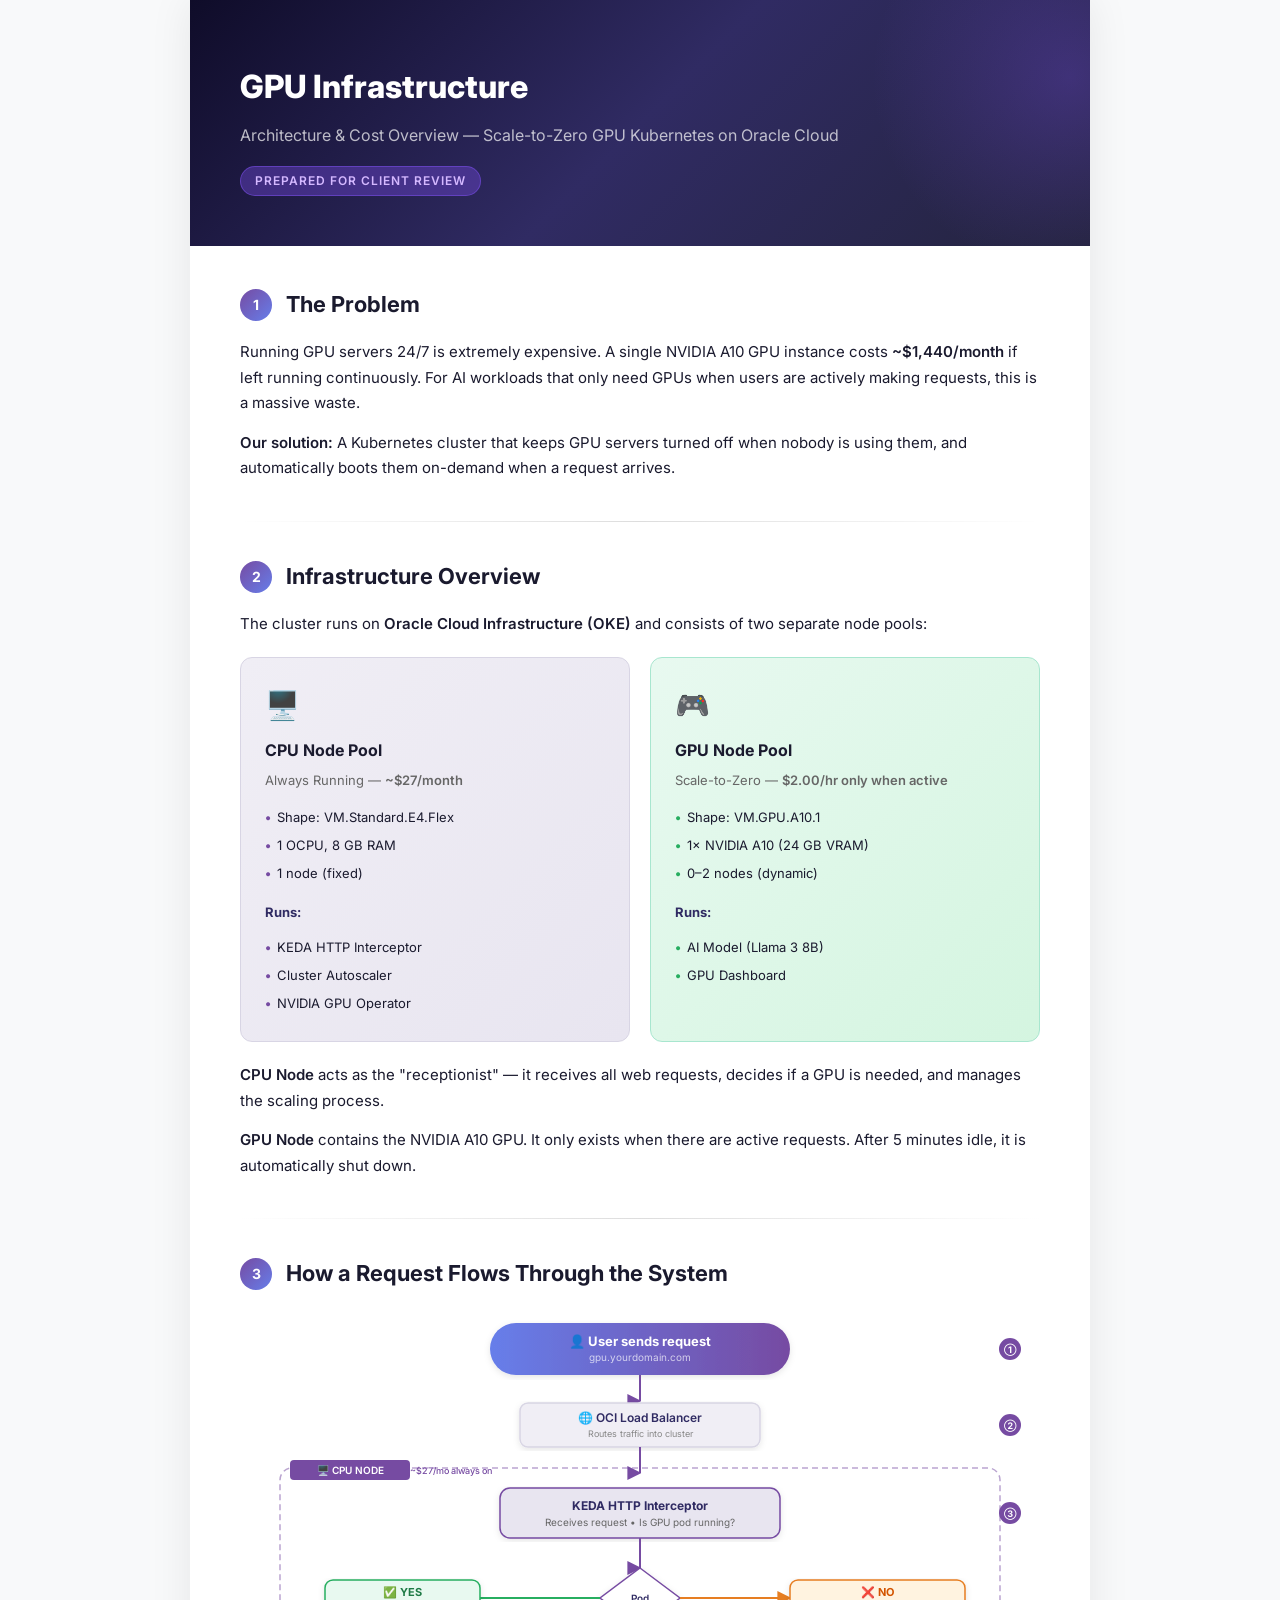
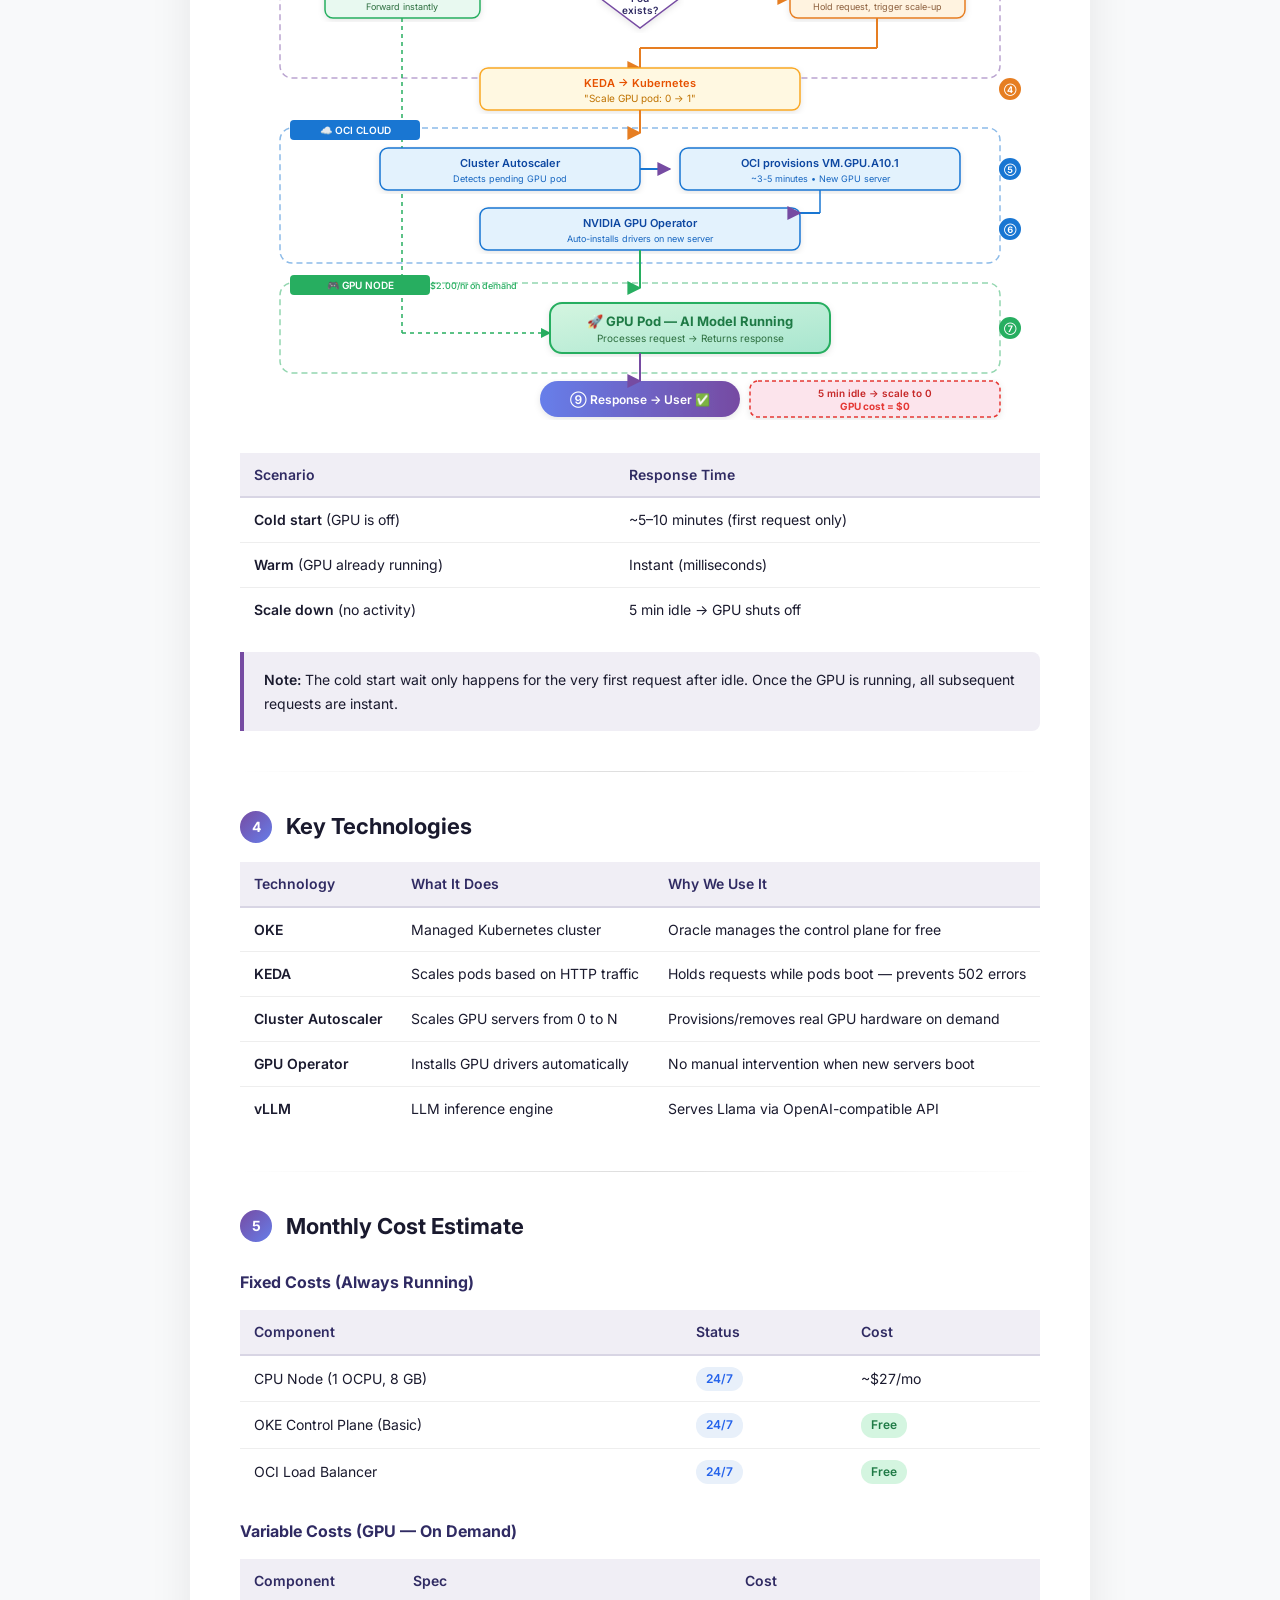
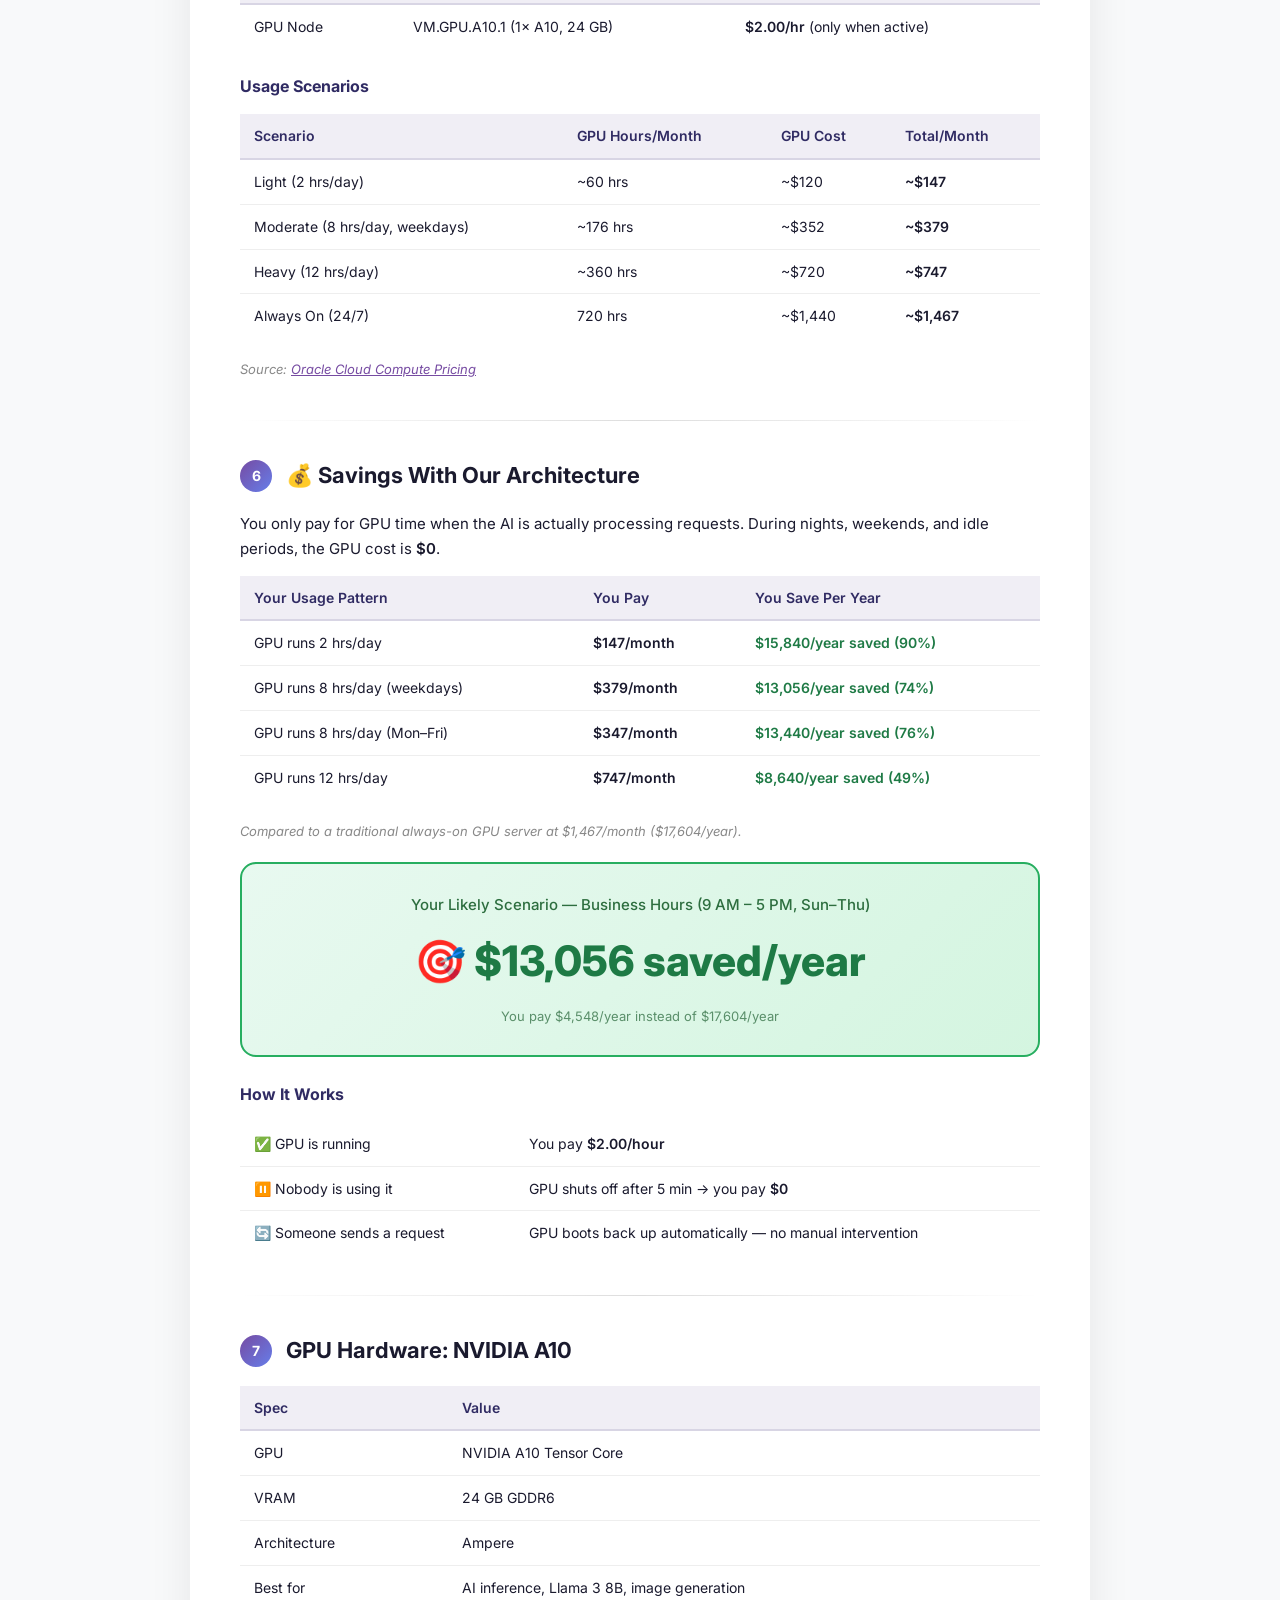
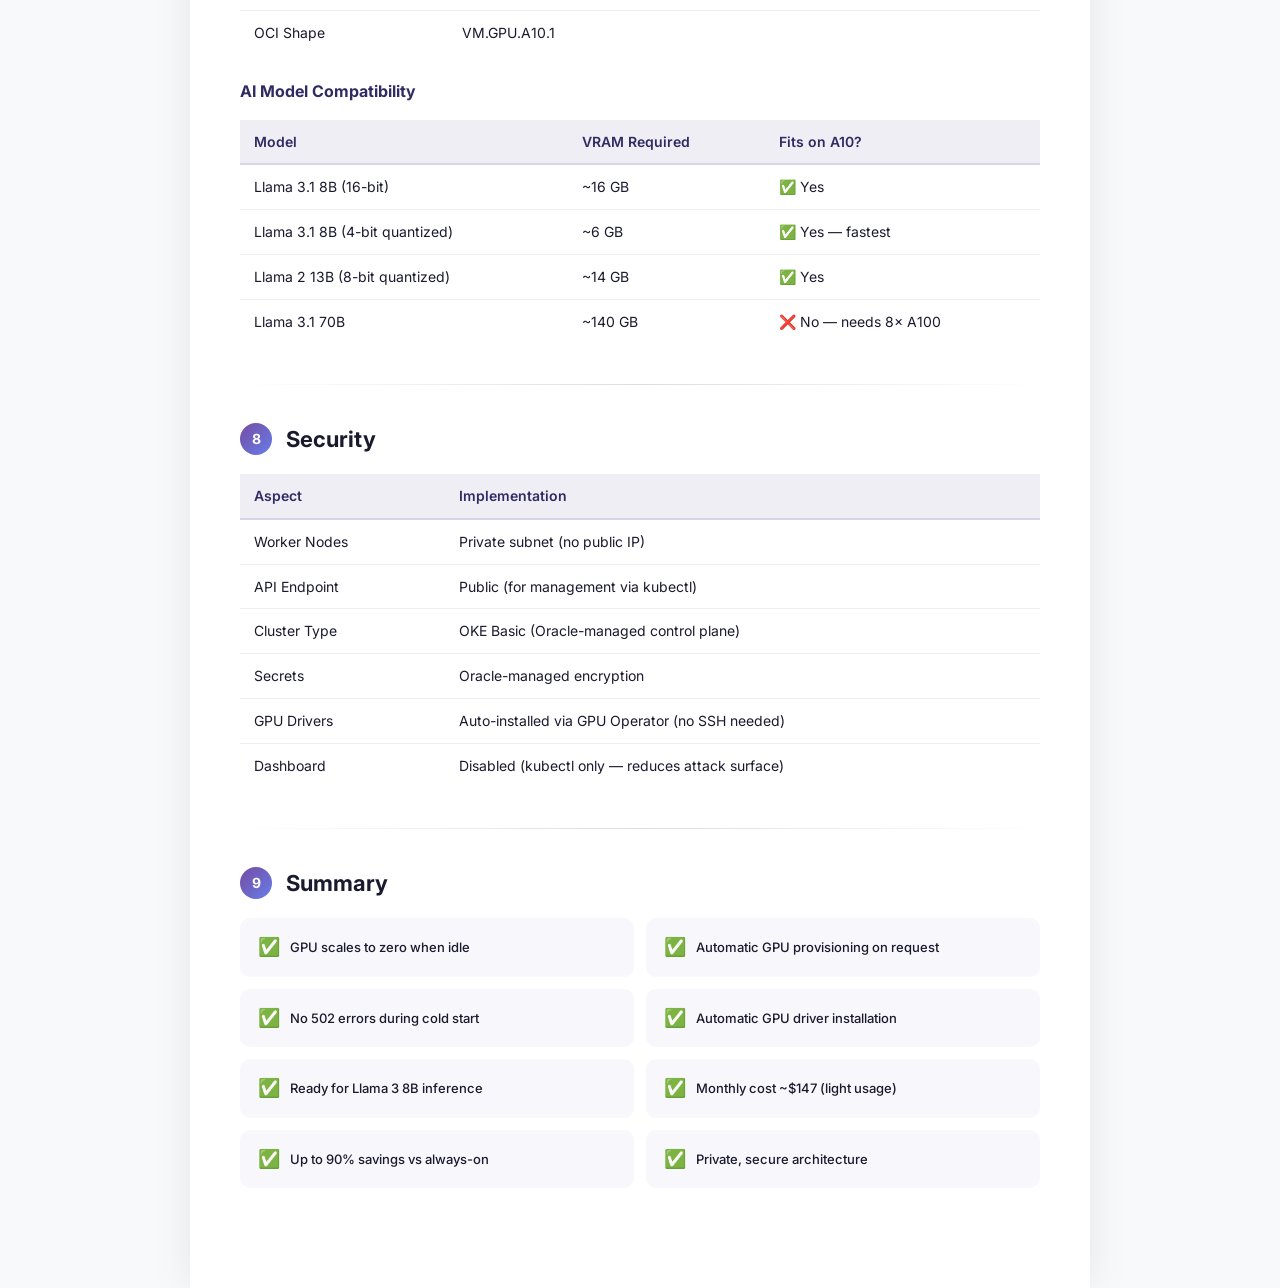
<file: CLIENT-ARCHITECTURE.html>
<!DOCTYPE html>
<html lang="en">
<head>
<meta charset="UTF-8">
<meta name="viewport" content="width=device-width, initial-scale=1.0">
<title>GPU Infrastructure — Architecture & Cost Overview</title>
<style>
  @import url('https://fonts.googleapis.com/css2?family=Inter:wght@400;500;600;700;800&display=swap');

  * { margin: 0; padding: 0; box-sizing: border-box; }

  body {
    font-family: 'Inter', -apple-system, BlinkMacSystemFont, sans-serif;
    background: #f8f9fa;
    color: #1a1a2e;
    line-height: 1.7;
    padding: 0;
  }

  .page {
    max-width: 900px;
    margin: 0 auto;
    background: #fff;
    box-shadow: 0 0 40px rgba(0,0,0,0.08);
  }

  /* Header */
  .hero {
    background: linear-gradient(135deg, #0f0c29, #302b63, #24243e);
    color: #fff;
    padding: 60px 50px 50px;
    position: relative;
    overflow: hidden;
  }
  .hero::after {
    content: '';
    position: absolute;
    top: -50%;
    right: -20%;
    width: 400px;
    height: 400px;
    background: radial-gradient(circle, rgba(118,75,226,0.3) 0%, transparent 70%);
    border-radius: 50%;
  }
  .hero h1 {
    font-size: 32px;
    font-weight: 800;
    margin-bottom: 8px;
    position: relative;
    z-index: 1;
  }
  .hero .subtitle {
    font-size: 16px;
    color: rgba(255,255,255,0.7);
    font-weight: 400;
    position: relative;
    z-index: 1;
  }
  .hero .badge {
    display: inline-block;
    background: rgba(118,75,226,0.4);
    border: 1px solid rgba(118,75,226,0.6);
    color: #d4b8ff;
    padding: 4px 14px;
    border-radius: 20px;
    font-size: 12px;
    font-weight: 600;
    margin-top: 16px;
    position: relative;
    z-index: 1;
    text-transform: uppercase;
    letter-spacing: 1px;
  }

  .content { padding: 40px 50px 60px; }

  /* Sections */
  .section { margin-bottom: 40px; }
  .section-number {
    display: inline-block;
    background: linear-gradient(135deg, #764ba2, #667eea);
    color: #fff;
    width: 32px;
    height: 32px;
    border-radius: 50%;
    text-align: center;
    line-height: 32px;
    font-size: 14px;
    font-weight: 700;
    margin-right: 10px;
    vertical-align: middle;
  }
  h2 {
    font-size: 22px;
    font-weight: 700;
    color: #1a1a2e;
    margin-bottom: 16px;
    display: inline;
    vertical-align: middle;
  }
  h3 {
    font-size: 16px;
    font-weight: 700;
    color: #302b63;
    margin: 24px 0 10px;
  }
  p { margin-bottom: 14px; font-size: 15px; }
  strong { font-weight: 600; }

  /* Dividers */
  hr {
    border: none;
    height: 1px;
    background: linear-gradient(to right, transparent, #ddd, transparent);
    margin: 36px 0;
  }

  /* Tables */
  table {
    width: 100%;
    border-collapse: collapse;
    margin: 14px 0 20px;
    font-size: 14px;
  }
  th {
    background: #f0eef5;
    color: #302b63;
    font-weight: 600;
    text-align: left;
    padding: 10px 14px;
    border-bottom: 2px solid #d8d5e4;
  }
  td {
    padding: 10px 14px;
    border-bottom: 1px solid #eee;
  }
  tr:last-child td { border-bottom: none; }
  tr:hover td { background: #faf9fd; }

  /* Architecture Diagram */
  .diagram {
    background: #1a1a2e;
    color: #a8e6cf;
    padding: 24px 28px;
    border-radius: 12px;
    font-family: 'Courier New', monospace;
    font-size: 12.5px;
    line-height: 1.5;
    overflow-x: auto;
    white-space: pre;
    margin: 16px 0 20px;
  }

  /* Callout boxes */
  .callout {
    background: #f0eef5;
    border-left: 4px solid #764ba2;
    padding: 16px 20px;
    border-radius: 0 8px 8px 0;
    margin: 16px 0;
    font-size: 14px;
  }
  .callout.green {
    background: #e8f9f0;
    border-left-color: #27ae60;
  }

  /* Savings highlight */
  .savings-hero {
    background: linear-gradient(135deg, #e8f9f0, #d4f5e0);
    border: 2px solid #27ae60;
    border-radius: 16px;
    padding: 28px 32px;
    text-align: center;
    margin: 20px 0;
  }
  .savings-hero .big-number {
    font-size: 42px;
    font-weight: 800;
    color: #1e7a45;
    margin: 8px 0;
  }
  .savings-hero .label {
    font-size: 15px;
    color: #2d6e3f;
    font-weight: 500;
  }
  .savings-hero .sub {
    font-size: 13px;
    color: #5a8f6a;
    margin-top: 4px;
  }

  /* Node pool cards */
  .node-cards {
    display: flex;
    gap: 20px;
    margin: 20px 0;
  }
  .node-card {
    flex: 1;
    border-radius: 12px;
    padding: 24px;
    border: 1px solid #eee;
  }
  .node-card.cpu {
    background: linear-gradient(135deg, #f0eef5, #e8e5f0);
    border-color: #d8d5e4;
  }
  .node-card.gpu {
    background: linear-gradient(135deg, #e8f9f0, #d4f5e0);
    border-color: #a8e6cf;
  }
  .node-card .icon { font-size: 28px; margin-bottom: 8px; }
  .node-card .title {
    font-size: 16px;
    font-weight: 700;
    margin-bottom: 4px;
  }
  .node-card .desc {
    font-size: 13px;
    color: #666;
    margin-bottom: 12px;
  }
  .node-card ul {
    list-style: none;
    padding: 0;
    font-size: 13px;
  }
  .node-card li {
    padding: 3px 0;
  }
  .node-card li::before {
    content: '•';
    color: #764ba2;
    font-weight: bold;
    margin-right: 6px;
  }
  .node-card.gpu li::before { color: #27ae60; }

  /* Flow steps */
  .flow-step {
    display: flex;
    align-items: flex-start;
    margin: 12px 0;
    gap: 14px;
  }
  .flow-num {
    background: linear-gradient(135deg, #764ba2, #667eea);
    color: #fff;
    width: 28px;
    height: 28px;
    border-radius: 50%;
    text-align: center;
    line-height: 28px;
    font-size: 13px;
    font-weight: 700;
    flex-shrink: 0;
  }
  .flow-text { font-size: 14px; padding-top: 3px; }
  .flow-text strong { color: #302b63; }

  /* Tag */
  .tag {
    display: inline-block;
    padding: 2px 10px;
    border-radius: 12px;
    font-size: 12px;
    font-weight: 600;
  }
  .tag.free { background: #d4f5e0; color: #1e7a45; }
  .tag.on { background: #e8f0fa; color: #2563eb; }
  .tag.off { background: #fef3cd; color: #856404; }

  /* Summary grid */
  .summary-grid {
    display: grid;
    grid-template-columns: 1fr 1fr;
    gap: 12px;
    margin: 16px 0;
  }
  .summary-item {
    background: #f8f7fb;
    border-radius: 10px;
    padding: 14px 18px;
    display: flex;
    align-items: center;
    gap: 10px;
  }
  .summary-item .check {
    color: #27ae60;
    font-size: 18px;
    font-weight: 700;
  }
  .summary-item .text { font-size: 13px; font-weight: 500; }

  /* Print styles */
  @media print {
    body { background: #fff; }
    .page { box-shadow: none; }
    .hero { -webkit-print-color-adjust: exact; print-color-adjust: exact; }
    .section { page-break-inside: avoid; }
  }

  /* Mobile */
  @media (max-width: 640px) {
    .hero { padding: 40px 24px 36px; }
    .hero h1 { font-size: 24px; }
    .content { padding: 24px 24px 40px; }
    .node-cards { flex-direction: column; }
    .summary-grid { grid-template-columns: 1fr; }
    .savings-hero .big-number { font-size: 32px; }
  }
</style>
</head>
<body>

<div class="page">

  <!-- Hero Header -->
  <div class="hero">
    <h1>GPU Infrastructure</h1>
    <div class="subtitle">Architecture & Cost Overview — Scale-to-Zero GPU Kubernetes on Oracle Cloud</div>
    <div class="badge">Prepared for Client Review</div>
  </div>

  <div class="content">

    <!-- Section 1: The Problem -->
    <div class="section">
      <span class="section-number">1</span>
      <h2>The Problem</h2>
      <p style="margin-top:16px">Running GPU servers 24/7 is extremely expensive. A single NVIDIA A10 GPU instance costs <strong>~$1,440/month</strong> if left running continuously. For AI workloads that only need GPUs when users are actively making requests, this is a massive waste.</p>
      <p><strong>Our solution:</strong> A Kubernetes cluster that keeps GPU servers turned off when nobody is using them, and automatically boots them on-demand when a request arrives.</p>
    </div>

    <hr>

    <!-- Section 2: Infrastructure Overview -->
    <div class="section">
      <span class="section-number">2</span>
      <h2>Infrastructure Overview</h2>
      <p style="margin-top:16px">The cluster runs on <strong>Oracle Cloud Infrastructure (OKE)</strong> and consists of two separate node pools:</p>

      <div class="node-cards">
        <div class="node-card cpu">
          <div class="icon">🖥️</div>
          <div class="title">CPU Node Pool</div>
          <div class="desc">Always Running — <strong>~$27/month</strong></div>
          <ul>
            <li>Shape: VM.Standard.E4.Flex</li>
            <li>1 OCPU, 8 GB RAM</li>
            <li>1 node (fixed)</li>
          </ul>
          <h3 style="margin-top:14px;font-size:13px;">Runs:</h3>
          <ul>
            <li>KEDA HTTP Interceptor</li>
            <li>Cluster Autoscaler</li>
            <li>NVIDIA GPU Operator</li>
          </ul>
        </div>
        <div class="node-card gpu">
          <div class="icon">🎮</div>
          <div class="title">GPU Node Pool</div>
          <div class="desc">Scale-to-Zero — <strong>$2.00/hr only when active</strong></div>
          <ul>
            <li>Shape: VM.GPU.A10.1</li>
            <li>1× NVIDIA A10 (24 GB VRAM)</li>
            <li>0–2 nodes (dynamic)</li>
          </ul>
          <h3 style="margin-top:14px;font-size:13px;">Runs:</h3>
          <ul>
            <li>AI Model (Llama 3 8B)</li>
            <li>GPU Dashboard</li>
          </ul>
        </div>
      </div>

      <p><strong>CPU Node</strong> acts as the "receptionist" — it receives all web requests, decides if a GPU is needed, and manages the scaling process.</p>
      <p><strong>GPU Node</strong> contains the NVIDIA A10 GPU. It only exists when there are active requests. After 5 minutes idle, it is automatically shut down.</p>
    </div>

    <hr>

    <!-- Section 3: Request Flow -->
    <div class="section">
      <span class="section-number">3</span>
      <h2>How a Request Flows Through the System</h2>

      <svg viewBox="0 0 800 720" xmlns="http://www.w3.org/2000/svg" style="width:100%; max-width:800px; margin:20px auto; display:block; font-family:Inter,sans-serif;">
        <defs>
          <marker id="arrow" viewBox="0 0 10 10" refX="9" refY="5" markerWidth="7" markerHeight="7" orient="auto-start-auto">
            <path d="M 0 0 L 10 5 L 0 10 z" fill="#764ba2"/>
          </marker>
          <marker id="arrow-orange" viewBox="0 0 10 10" refX="9" refY="5" markerWidth="7" markerHeight="7" orient="auto-start-auto">
            <path d="M 0 0 L 10 5 L 0 10 z" fill="#e67e22"/>
          </marker>
          <marker id="arrow-green" viewBox="0 0 10 10" refX="9" refY="5" markerWidth="7" markerHeight="7" orient="auto-start-auto">
            <path d="M 0 0 L 10 5 L 0 10 z" fill="#27ae60"/>
          </marker>
          <marker id="arrow-red" viewBox="0 0 10 10" refX="9" refY="5" markerWidth="7" markerHeight="7" orient="auto-start-auto">
            <path d="M 0 0 L 10 5 L 0 10 z" fill="#e53935"/>
          </marker>
          <linearGradient id="heroGrad" x1="0%" y1="0%" x2="100%" y2="0%">
            <stop offset="0%" style="stop-color:#667eea"/>
            <stop offset="100%" style="stop-color:#764ba2"/>
          </linearGradient>
          <linearGradient id="gpuGrad" x1="0%" y1="0%" x2="100%" y2="100%">
            <stop offset="0%" style="stop-color:#d4f5e0"/>
            <stop offset="100%" style="stop-color:#a8e6cf"/>
          </linearGradient>
          <filter id="shadow" x="-4%" y="-4%" width="108%" height="112%">
            <feDropShadow dx="0" dy="2" stdDeviation="3" flood-opacity="0.1"/>
          </filter>
        </defs>

        <!-- ===== INTERNET ZONE ===== -->
        <rect x="250" y="10" width="300" height="52" rx="26" fill="url(#heroGrad)" filter="url(#shadow)"/>
        <text x="400" y="33" text-anchor="middle" fill="#fff" font-size="13" font-weight="700">👤  User sends request</text>
        <text x="400" y="48" text-anchor="middle" fill="rgba(255,255,255,0.7)" font-size="10">gpu.yourdomain.com</text>

        <!-- Arrow 1 -->
        <line x1="400" y1="62" x2="400" y2="88" stroke="#764ba2" stroke-width="2" marker-end="url(#arrow)"/>

        <!-- Load Balancer -->
        <rect x="280" y="90" width="240" height="44" rx="8" fill="#f0eef5" stroke="#d8d5e4" stroke-width="1.5" filter="url(#shadow)"/>
        <text x="400" y="109" text-anchor="middle" fill="#302b63" font-size="12" font-weight="600">🌐  OCI Load Balancer</text>
        <text x="400" y="124" text-anchor="middle" fill="#888" font-size="9">Routes traffic into cluster</text>

        <!-- Arrow 2 -->
        <line x1="400" y1="134" x2="400" y2="160" stroke="#764ba2" stroke-width="2" marker-end="url(#arrow)"/>

        <!-- ===== CPU NODE ZONE ===== -->
        <rect x="40" y="155" width="720" height="210" rx="12" fill="none" stroke="#764ba2" stroke-width="1.5" stroke-dasharray="6,4" opacity="0.5"/>
        <rect x="50" y="147" width="120" height="20" rx="4" fill="#764ba2"/>
        <text x="110" y="161" text-anchor="middle" fill="#fff" font-size="10" font-weight="600">🖥️  CPU NODE</text>
        <text x="170" y="161" fill="#764ba2" font-size="9" font-weight="500">  ~$27/mo always on</text>

        <!-- KEDA Interceptor -->
        <rect x="260" y="175" width="280" height="50" rx="10" fill="#e8e5f0" stroke="#764ba2" stroke-width="1.5" filter="url(#shadow)"/>
        <text x="400" y="197" text-anchor="middle" fill="#302b63" font-size="12" font-weight="700">KEDA HTTP Interceptor</text>
        <text x="400" y="213" text-anchor="middle" fill="#666" font-size="10">Receives request • Is GPU pod running?</text>

        <!-- Decision diamond -->
        <line x1="400" y1="225" x2="400" y2="255" stroke="#764ba2" stroke-width="2" marker-end="url(#arrow)"/>
        <polygon points="400,255 440,285 400,315 360,285" fill="#fff" stroke="#764ba2" stroke-width="1.5" filter="url(#shadow)"/>
        <text x="400" y="289" text-anchor="middle" fill="#302b63" font-size="10" font-weight="600">Pod</text>
        <text x="400" y="301" text-anchor="middle" fill="#302b63" font-size="10" font-weight="600">exists?</text>

        <!-- YES branch (left) -->
        <line x1="360" y1="285" x2="240" y2="285" stroke="#27ae60" stroke-width="2" marker-end="url(#arrow-green)"/>
        <rect x="85" y="267" width="155" height="38" rx="8" fill="#e8f9f0" stroke="#27ae60" stroke-width="1.5" filter="url(#shadow)"/>
        <text x="162" y="283" text-anchor="middle" fill="#1e7a45" font-size="11" font-weight="700">✅ YES</text>
        <text x="162" y="297" text-anchor="middle" fill="#2d6e3f" font-size="9">Forward instantly</text>
        <!-- YES arrow down to GPU pod -->
        <line x1="162" y1="305" x2="162" y2="620" stroke="#27ae60" stroke-width="1.5" stroke-dasharray="4,4"/>
        <line x1="162" y1="620" x2="310" y2="620" stroke="#27ae60" stroke-width="1.5" marker-end="url(#arrow-green)" stroke-dasharray="4,4"/>

        <!-- NO branch (right) -->
        <line x1="440" y1="285" x2="550" y2="285" stroke="#e67e22" stroke-width="2" marker-end="url(#arrow-orange)"/>
        <rect x="550" y="267" width="175" height="38" rx="8" fill="#fff3e0" stroke="#e67e22" stroke-width="1.5" filter="url(#shadow)"/>
        <text x="637" y="283" text-anchor="middle" fill="#d35400" font-size="11" font-weight="700">❌ NO</text>
        <text x="637" y="297" text-anchor="middle" fill="#8b5e3c" font-size="9">Hold request, trigger scale-up</text>

        <!-- Arrow from NO to scale chain -->
        <line x1="637" y1="305" x2="637" y2="335" stroke="#e67e22" stroke-width="2"/>
        <line x1="637" y1="335" x2="400" y2="335" stroke="#e67e22" stroke-width="2"/>
        <line x1="400" y1="335" x2="400" y2="355" stroke="#e67e22" stroke-width="2" marker-end="url(#arrow-orange)"/>

        <!-- KEDA Scale Command -->
        <rect x="240" y="355" width="320" height="42" rx="8" fill="#fff8e1" stroke="#f9a825" stroke-width="1.5" filter="url(#shadow)"/>
        <text x="400" y="374" text-anchor="middle" fill="#e65100" font-size="11" font-weight="600">KEDA → Kubernetes</text>
        <text x="400" y="389" text-anchor="middle" fill="#bf7200" font-size="10">"Scale GPU pod:  0 → 1"</text>

        <!-- Arrow -->
        <line x1="400" y1="397" x2="400" y2="420" stroke="#e67e22" stroke-width="2" marker-end="url(#arrow-orange)"/>

        <!-- ===== OCI CLOUD ZONE ===== -->
        <rect x="40" y="415" width="720" height="135" rx="12" fill="none" stroke="#1976d2" stroke-width="1.5" stroke-dasharray="6,4" opacity="0.5"/>
        <rect x="50" y="407" width="130" height="20" rx="4" fill="#1976d2"/>
        <text x="115" y="421" text-anchor="middle" fill="#fff" font-size="10" font-weight="600">☁️  OCI CLOUD</text>

        <!-- Cluster Autoscaler -->
        <rect x="140" y="435" width="260" height="42" rx="8" fill="#e3f2fd" stroke="#1976d2" stroke-width="1.5" filter="url(#shadow)"/>
        <text x="270" y="454" text-anchor="middle" fill="#0d47a1" font-size="11" font-weight="600">Cluster Autoscaler</text>
        <text x="270" y="469" text-anchor="middle" fill="#1565c0" font-size="9">Detects pending GPU pod</text>

        <line x1="400" y1="456" x2="430" y2="456" stroke="#1976d2" stroke-width="2" marker-end="url(#arrow)"/>

        <!-- OCI Provision -->
        <rect x="440" y="435" width="280" height="42" rx="8" fill="#e3f2fd" stroke="#1976d2" stroke-width="1.5" filter="url(#shadow)"/>
        <text x="580" y="454" text-anchor="middle" fill="#0d47a1" font-size="11" font-weight="600">OCI provisions VM.GPU.A10.1</text>
        <text x="580" y="469" text-anchor="middle" fill="#1565c0" font-size="9">~3-5 minutes • New GPU server</text>

        <!-- GPU Operator -->
        <rect x="240" y="495" width="320" height="42" rx="8" fill="#e3f2fd" stroke="#1976d2" stroke-width="1.5" filter="url(#shadow)"/>
        <text x="400" y="514" text-anchor="middle" fill="#0d47a1" font-size="11" font-weight="600">NVIDIA GPU Operator</text>
        <text x="400" y="529" text-anchor="middle" fill="#1565c0" font-size="9">Auto-installs drivers on new server</text>

        <line x1="580" y1="477" x2="580" y2="500" stroke="#1976d2" stroke-width="1.5"/>
        <line x1="580" y1="500" x2="560" y2="500" stroke="#1976d2" stroke-width="2" marker-end="url(#arrow)"/>

        <!-- Arrow to GPU zone -->
        <line x1="400" y1="537" x2="400" y2="575" stroke="#27ae60" stroke-width="2" marker-end="url(#arrow-green)"/>

        <!-- ===== GPU NODE ZONE ===== -->
        <rect x="40" y="570" width="720" height="90" rx="12" fill="none" stroke="#27ae60" stroke-width="1.5" stroke-dasharray="6,4" opacity="0.5"/>
        <rect x="50" y="562" width="140" height="20" rx="4" fill="#27ae60"/>
        <text x="120" y="576" text-anchor="middle" fill="#fff" font-size="10" font-weight="600">🎮  GPU NODE</text>
        <text x="190" y="576" fill="#27ae60" font-size="9" font-weight="500">  $2.00/hr on demand</text>

        <!-- GPU Pod -->
        <rect x="310" y="590" width="280" height="50" rx="12" fill="url(#gpuGrad)" stroke="#27ae60" stroke-width="2" filter="url(#shadow)"/>
        <text x="450" y="613" text-anchor="middle" fill="#1e7a45" font-size="13" font-weight="700">🚀 GPU Pod — AI Model Running</text>
        <text x="450" y="629" text-anchor="middle" fill="#2d6e3f" font-size="10">Processes request → Returns response</text>

        <!-- Response arrow back -->
        <rect x="300" y="668" width="200" height="36" rx="18" fill="url(#heroGrad)" filter="url(#shadow)"/>
        <text x="400" y="691" text-anchor="middle" fill="#fff" font-size="12" font-weight="600">⑨ Response → User ✅</text>
        <line x1="400" y1="640" x2="400" y2="668" stroke="#764ba2" stroke-width="2" marker-end="url(#arrow)"/>

        <!-- Scale-down annotation -->
        <rect x="510" y="668" width="250" height="36" rx="8" fill="#fce4ec" stroke="#e53935" stroke-width="1.5" stroke-dasharray="4,3" filter="url(#shadow)"/>
        <text x="635" y="684" text-anchor="middle" fill="#c62828" font-size="10" font-weight="600">5 min idle → scale to 0</text>
        <text x="635" y="697" text-anchor="middle" fill="#e53935" font-size="10" font-weight="700">GPU cost = $0</text>

        <!-- Step numbers along the right edge -->
        <circle cx="770" cy="36" r="11" fill="#764ba2"/><text x="770" y="40" text-anchor="middle" fill="#fff" font-size="9" font-weight="700">①</text>
        <circle cx="770" cy="112" r="11" fill="#764ba2"/><text x="770" y="116" text-anchor="middle" fill="#fff" font-size="9" font-weight="700">②</text>
        <circle cx="770" cy="200" r="11" fill="#764ba2"/><text x="770" y="204" text-anchor="middle" fill="#fff" font-size="9" font-weight="700">③</text>
        <circle cx="770" cy="376" r="11" fill="#e67e22"/><text x="770" y="380" text-anchor="middle" fill="#fff" font-size="9" font-weight="700">④</text>
        <circle cx="770" cy="456" r="11" fill="#1976d2"/><text x="770" y="460" text-anchor="middle" fill="#fff" font-size="9" font-weight="700">⑤</text>
        <circle cx="770" cy="516" r="11" fill="#1976d2"/><text x="770" y="520" text-anchor="middle" fill="#fff" font-size="9" font-weight="700">⑥</text>
        <circle cx="770" cy="615" r="11" fill="#27ae60"/><text x="770" y="619" text-anchor="middle" fill="#fff" font-size="9" font-weight="700">⑦</text>
      </svg>

      <table style="margin-top:10px">
        <tr><th>Scenario</th><th>Response Time</th></tr>
        <tr><td><strong>Cold start</strong> (GPU is off)</td><td>~5–10 minutes (first request only)</td></tr>
        <tr><td><strong>Warm</strong> (GPU already running)</td><td>Instant (milliseconds)</td></tr>
        <tr><td><strong>Scale down</strong> (no activity)</td><td>5 min idle → GPU shuts off</td></tr>
      </table>

      <div class="callout">
        <strong>Note:</strong> The cold start wait only happens for the very first request after idle. Once the GPU is running, all subsequent requests are instant.
      </div>
    </div>

    <hr>

    <!-- Section 4: Key Technologies -->
    <div class="section">
      <span class="section-number">4</span>
      <h2>Key Technologies</h2>
      <table style="margin-top:16px">
        <tr><th>Technology</th><th>What It Does</th><th>Why We Use It</th></tr>
        <tr><td><strong>OKE</strong></td><td>Managed Kubernetes cluster</td><td>Oracle manages the control plane for free</td></tr>
        <tr><td><strong>KEDA</strong></td><td>Scales pods based on HTTP traffic</td><td>Holds requests while pods boot — prevents 502 errors</td></tr>
        <tr><td><strong>Cluster Autoscaler</strong></td><td>Scales GPU servers from 0 to N</td><td>Provisions/removes real GPU hardware on demand</td></tr>
        <tr><td><strong>GPU Operator</strong></td><td>Installs GPU drivers automatically</td><td>No manual intervention when new servers boot</td></tr>
        <tr><td><strong>vLLM</strong></td><td>LLM inference engine</td><td>Serves Llama via OpenAI-compatible API</td></tr>
      </table>
    </div>

    <hr>

    <!-- Section 5: Cost Estimate -->
    <div class="section">
      <span class="section-number">5</span>
      <h2>Monthly Cost Estimate</h2>

      <h3>Fixed Costs (Always Running)</h3>
      <table>
        <tr><th>Component</th><th>Status</th><th>Cost</th></tr>
        <tr><td>CPU Node (1 OCPU, 8 GB)</td><td><span class="tag on">24/7</span></td><td>~$27/mo</td></tr>
        <tr><td>OKE Control Plane (Basic)</td><td><span class="tag on">24/7</span></td><td><span class="tag free">Free</span></td></tr>
        <tr><td>OCI Load Balancer</td><td><span class="tag on">24/7</span></td><td><span class="tag free">Free</span></td></tr>
      </table>

      <h3>Variable Costs (GPU — On Demand)</h3>
      <table>
        <tr><th>Component</th><th>Spec</th><th>Cost</th></tr>
        <tr><td>GPU Node</td><td>VM.GPU.A10.1 (1× A10, 24 GB)</td><td><strong>$2.00/hr</strong> (only when active)</td></tr>
      </table>

      <h3>Usage Scenarios</h3>
      <table>
        <tr><th>Scenario</th><th>GPU Hours/Month</th><th>GPU Cost</th><th>Total/Month</th></tr>
        <tr><td>Light (2 hrs/day)</td><td>~60 hrs</td><td>~$120</td><td><strong>~$147</strong></td></tr>
        <tr><td>Moderate (8 hrs/day, weekdays)</td><td>~176 hrs</td><td>~$352</td><td><strong>~$379</strong></td></tr>
        <tr><td>Heavy (12 hrs/day)</td><td>~360 hrs</td><td>~$720</td><td><strong>~$747</strong></td></tr>
        <tr><td>Always On (24/7)</td><td>720 hrs</td><td>~$1,440</td><td><strong>~$1,467</strong></td></tr>
      </table>
      <p style="font-size:13px;color:#888;margin-top:4px"><em>Source: <a href="https://www.oracle.com/cloud/compute/pricing/" style="color:#764ba2">Oracle Cloud Compute Pricing</a></em></p>
    </div>

    <hr>

    <!-- Section 6: Savings -->
    <div class="section">
      <span class="section-number">6</span>
      <h2>💰 Savings With Our Architecture</h2>
      <p style="margin-top:16px">You only pay for GPU time when the AI is actually processing requests. During nights, weekends, and idle periods, the GPU cost is <strong>$0</strong>.</p>

      <table>
        <tr><th>Your Usage Pattern</th><th>You Pay</th><th>You Save Per Year</th></tr>
        <tr><td>GPU runs 2 hrs/day</td><td><strong>$147/month</strong></td><td style="color:#1e7a45;font-weight:600">$15,840/year saved (90%)</td></tr>
        <tr><td>GPU runs 8 hrs/day (weekdays)</td><td><strong>$379/month</strong></td><td style="color:#1e7a45;font-weight:600">$13,056/year saved (74%)</td></tr>
        <tr><td>GPU runs 8 hrs/day (Mon–Fri)</td><td><strong>$347/month</strong></td><td style="color:#1e7a45;font-weight:600">$13,440/year saved (76%)</td></tr>
        <tr><td>GPU runs 12 hrs/day</td><td><strong>$747/month</strong></td><td style="color:#1e7a45;font-weight:600">$8,640/year saved (49%)</td></tr>
      </table>
      <p style="font-size:13px;color:#888"><em>Compared to a traditional always-on GPU server at $1,467/month ($17,604/year).</em></p>

      <div class="savings-hero">
        <div class="label">Your Likely Scenario — Business Hours (9 AM – 5 PM, Sun–Thu)</div>
        <div class="big-number">🎯 $13,056 saved/year</div>
        <div class="sub">You pay $4,548/year instead of $17,604/year</div>
      </div>

      <h3>How It Works</h3>
      <table>
        <tr><td>✅ GPU is running</td><td>You pay <strong>$2.00/hour</strong></td></tr>
        <tr><td>⏸️ Nobody is using it</td><td>GPU shuts off after 5 min → you pay <strong>$0</strong></td></tr>
        <tr><td>🔄 Someone sends a request</td><td>GPU boots back up automatically — no manual intervention</td></tr>
      </table>
    </div>

    <hr>

    <!-- Section 7: GPU Hardware -->
    <div class="section">
      <span class="section-number">7</span>
      <h2>GPU Hardware: NVIDIA A10</h2>
      <table style="margin-top:16px">
        <tr><th>Spec</th><th>Value</th></tr>
        <tr><td>GPU</td><td>NVIDIA A10 Tensor Core</td></tr>
        <tr><td>VRAM</td><td>24 GB GDDR6</td></tr>
        <tr><td>Architecture</td><td>Ampere</td></tr>
        <tr><td>Best for</td><td>AI inference, Llama 3 8B, image generation</td></tr>
        <tr><td>OCI Shape</td><td>VM.GPU.A10.1</td></tr>
      </table>

      <h3>AI Model Compatibility</h3>
      <table>
        <tr><th>Model</th><th>VRAM Required</th><th>Fits on A10?</th></tr>
        <tr><td>Llama 3.1 8B (16-bit)</td><td>~16 GB</td><td>✅ Yes</td></tr>
        <tr><td>Llama 3.1 8B (4-bit quantized)</td><td>~6 GB</td><td>✅ Yes — fastest</td></tr>
        <tr><td>Llama 2 13B (8-bit quantized)</td><td>~14 GB</td><td>✅ Yes</td></tr>
        <tr><td>Llama 3.1 70B</td><td>~140 GB</td><td>❌ No — needs 8× A100</td></tr>
      </table>
    </div>

    <hr>

    <!-- Section 8: Security -->
    <div class="section">
      <span class="section-number">8</span>
      <h2>Security</h2>
      <table style="margin-top:16px">
        <tr><th>Aspect</th><th>Implementation</th></tr>
        <tr><td>Worker Nodes</td><td>Private subnet (no public IP)</td></tr>
        <tr><td>API Endpoint</td><td>Public (for management via kubectl)</td></tr>
        <tr><td>Cluster Type</td><td>OKE Basic (Oracle-managed control plane)</td></tr>
        <tr><td>Secrets</td><td>Oracle-managed encryption</td></tr>
        <tr><td>GPU Drivers</td><td>Auto-installed via GPU Operator (no SSH needed)</td></tr>
        <tr><td>Dashboard</td><td>Disabled (kubectl only — reduces attack surface)</td></tr>
      </table>
    </div>

    <hr>

    <!-- Section 9: Summary -->
    <div class="section">
      <span class="section-number">9</span>
      <h2>Summary</h2>
      <div class="summary-grid" style="margin-top:16px">
        <div class="summary-item"><span class="check">✅</span><span class="text">GPU scales to zero when idle</span></div>
        <div class="summary-item"><span class="check">✅</span><span class="text">Automatic GPU provisioning on request</span></div>
        <div class="summary-item"><span class="check">✅</span><span class="text">No 502 errors during cold start</span></div>
        <div class="summary-item"><span class="check">✅</span><span class="text">Automatic GPU driver installation</span></div>
        <div class="summary-item"><span class="check">✅</span><span class="text">Ready for Llama 3 8B inference</span></div>
        <div class="summary-item"><span class="check">✅</span><span class="text">Monthly cost ~$147 (light usage)</span></div>
        <div class="summary-item"><span class="check">✅</span><span class="text">Up to 90% savings vs always-on</span></div>
        <div class="summary-item"><span class="check">✅</span><span class="text">Private, secure architecture</span></div>
      </div>
    </div>

  </div>
</div>

</body>
</html>
</file>
